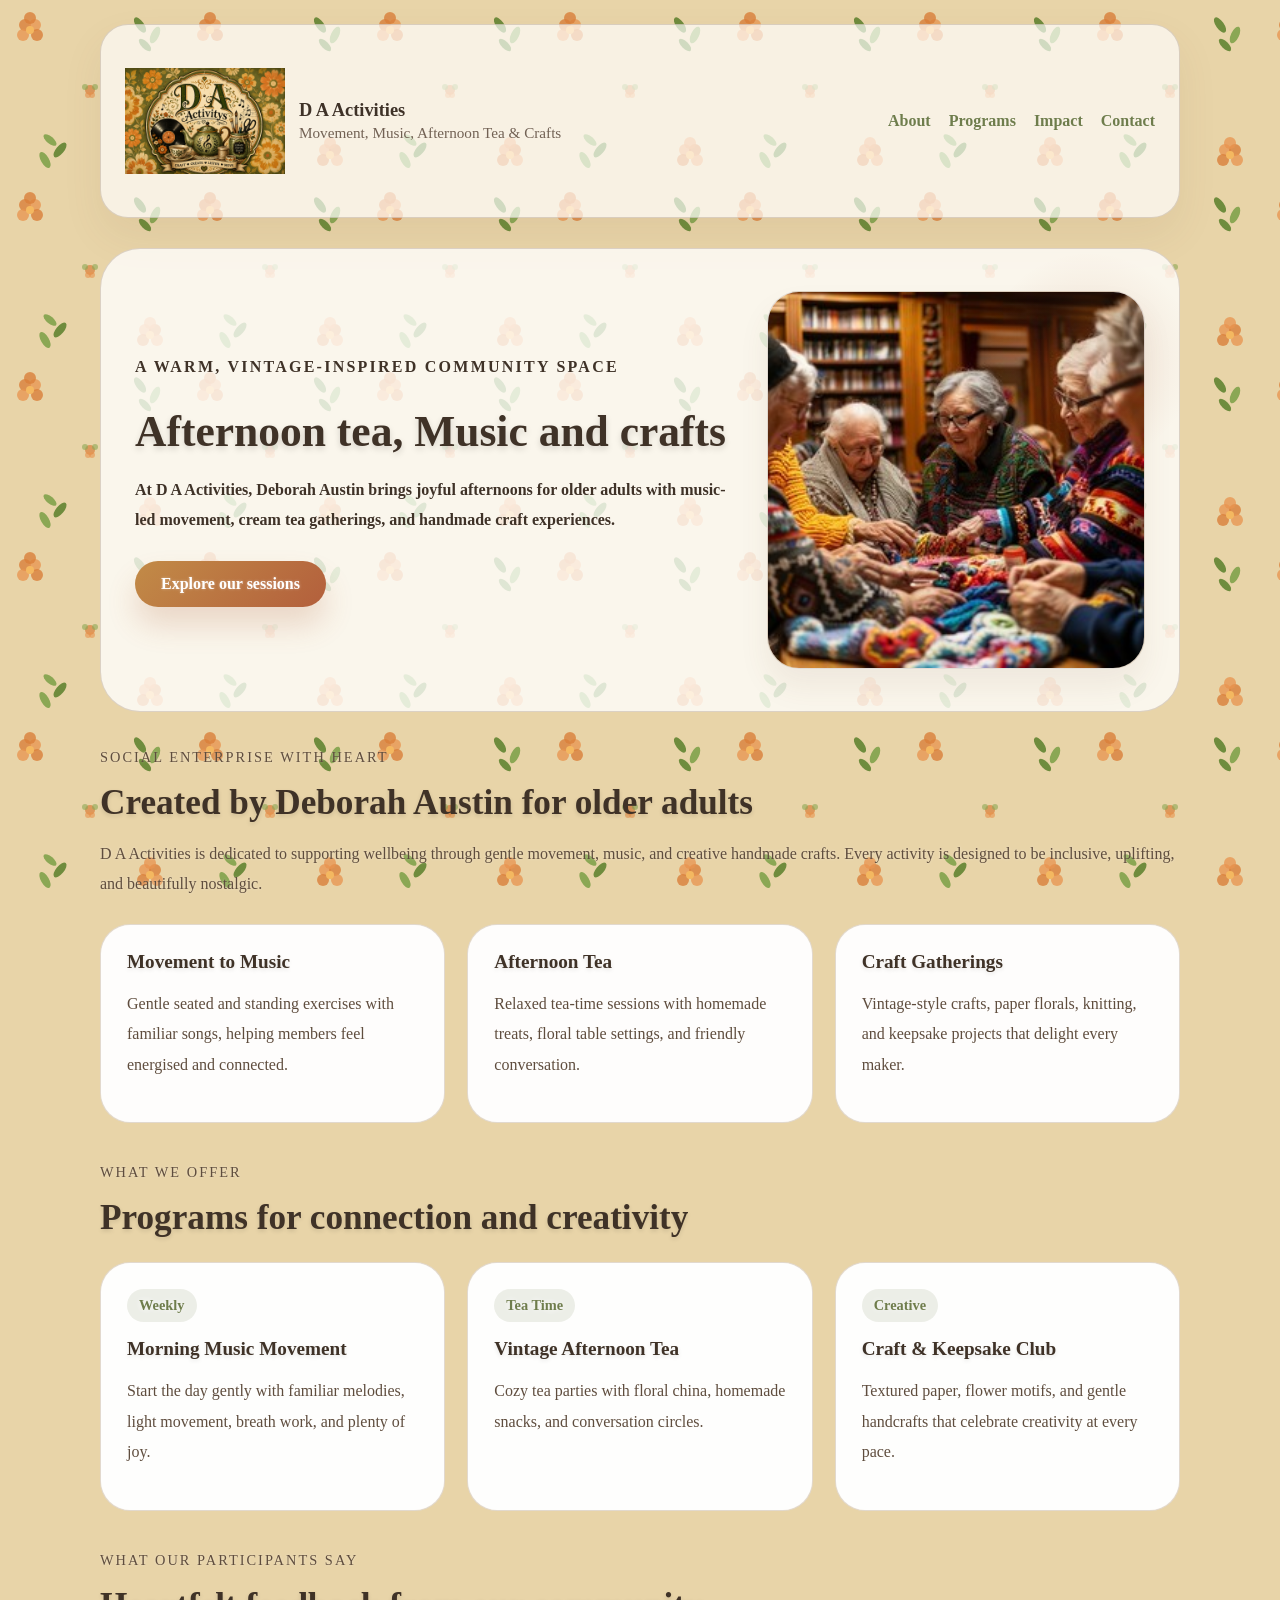
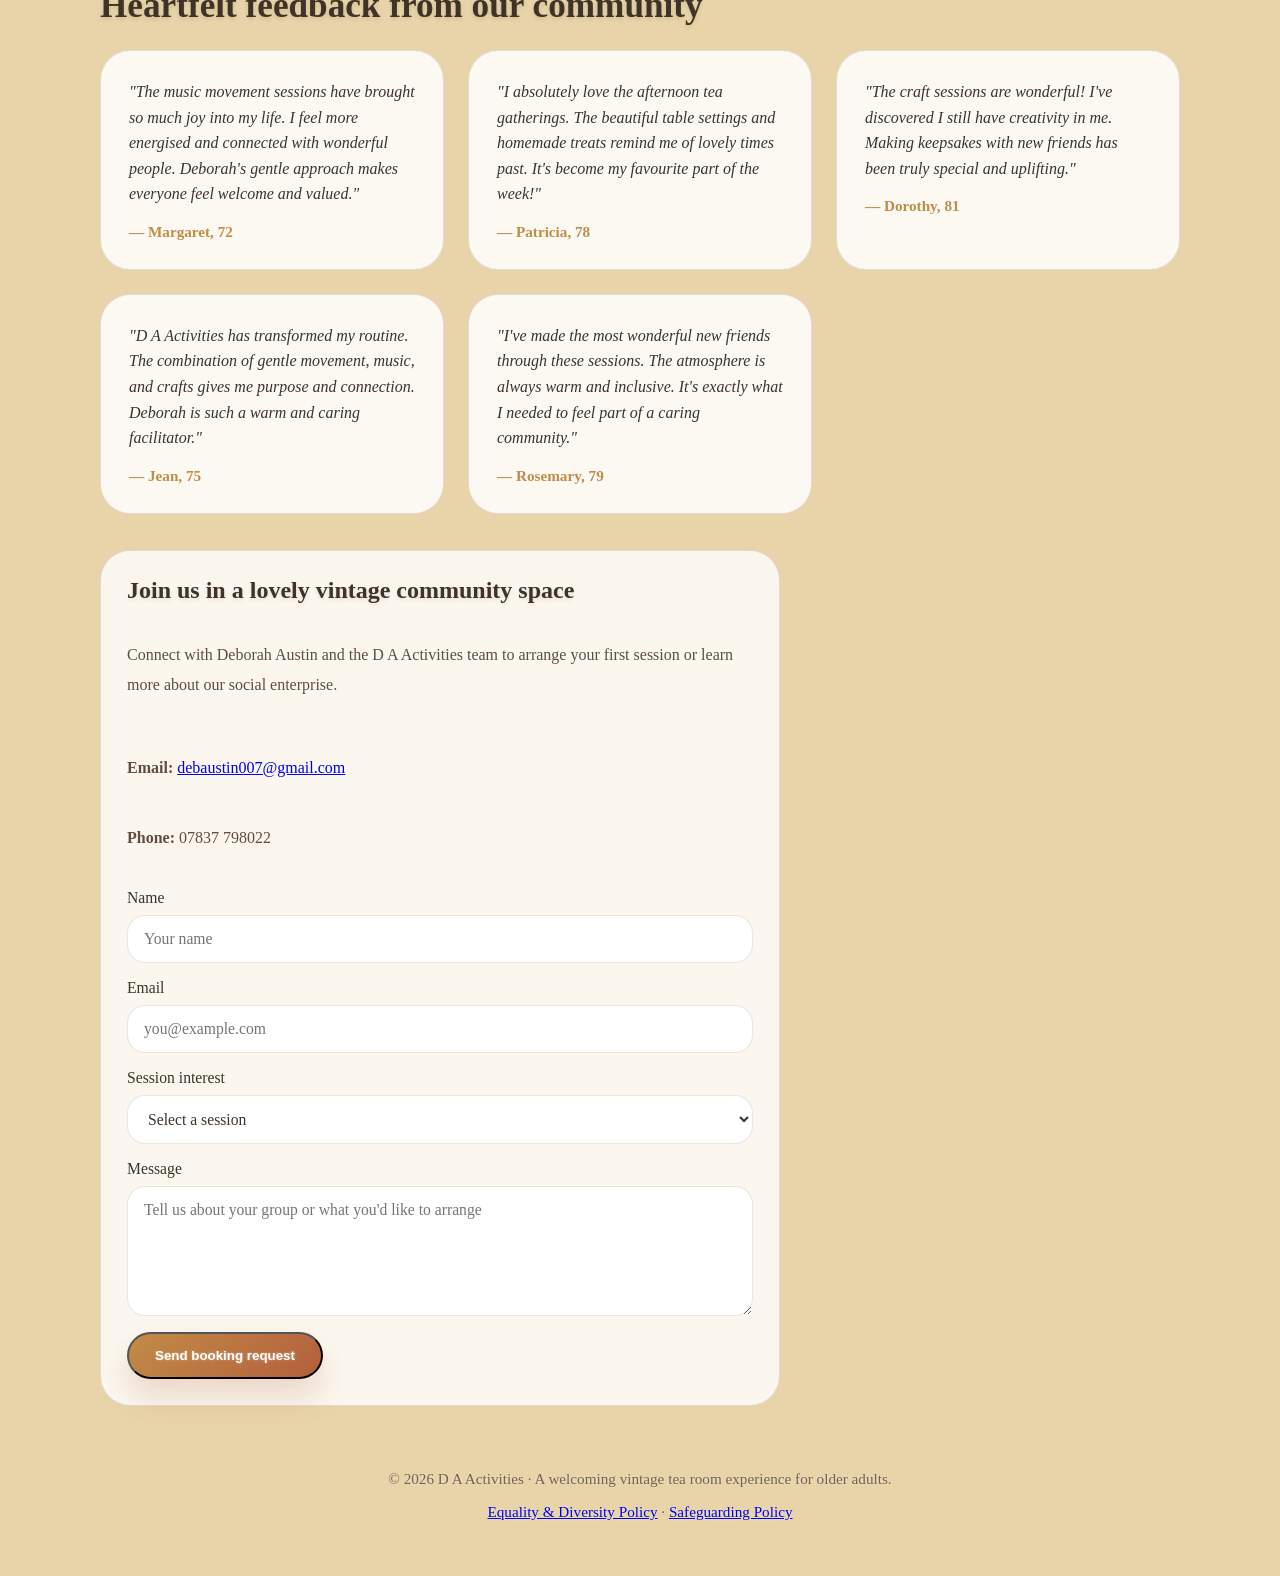
<file: index.html>
<!DOCTYPE html>
<html lang="en">
<head>
  <meta charset="UTF-8" />
  <meta name="viewport" content="width=device-width, initial-scale=1.0" />
  <title>D A Activities | Vintage Tea Room + Crafts</title>
  <link rel="stylesheet" href="styles.css" />
</head>
<body>
  <div class="page-shell">
    <header class="site-header">
      <div class="brand">
        <img src="logo.png" alt="D A Activities" class="logo-mark" />
        <div>
          <p class="brand-label">D A Activities</p>
          <p class="brand-subtitle">Movement, Music, Afternoon Tea & Crafts</p>
        </div>
      </div>
      <nav>
        <a href="#about">About</a>
        <a href="#programs">Programs</a>
        <a href="impact.html">Impact</a>
        <a href="#contact">Contact</a>
      </nav>
    </header>

    <main>
      <section class="hero">
        <div class="hero-copy">
          <p class="eyebrow">A warm, vintage-inspired community space</p>
          <h1>Afternoon tea, Music and crafts</h1>
          <p>At D A Activities, Deborah Austin brings joyful afternoons for older adults with music-led movement, cream tea gatherings, and handmade craft experiences.</p>
          <a class="button" href="#programs">Explore our sessions</a>
        </div>
        <div class="hero-card">
          <img src="hero-image.jpg" alt="Elderly people enjoying crafts together" class="hero-image" />
        </div>
      </section>

      <section id="about" class="section about-section">
        <div class="section-intro">
          <p class="eyebrow">Social enterprise with heart</p>
          <h2>Created by Deborah Austin for older adults</h2>
          <p>D A Activities is dedicated to supporting wellbeing through gentle movement, music, and creative handmade crafts. Every activity is designed to be inclusive, uplifting, and beautifully nostalgic.</p>
        </div>
        <div class="about-grid">
          <div class="about-card" style="background-image: url('https://images.unsplash.com/photo-1506126613408-eca07ce68773?w=500&q=80');">
            <h3>Movement to Music</h3>
            <p>Gentle seated and standing exercises with familiar songs, helping members feel energised and connected.</p>
          </div>
          <div class="about-card" style="background-image: url('https://images.unsplash.com/photo-1581092918056-0c4c3acd3789?w=500&q=80');">
            <h3>Afternoon Tea</h3>
            <p>Relaxed tea-time sessions with homemade treats, floral table settings, and friendly conversation.</p>
          </div>
          <div class="about-card" style="background-image: url('https://images.unsplash.com/photo-1556760544-74068565f05c?w=500&q=80');">
            <h3>Craft Gatherings</h3>
            <p>Vintage-style crafts, paper florals, knitting, and keepsake projects that delight every maker.</p>
          </div>
        </div>
      </section>

      <section id="programs" class="section programs-section">
        <div class="section-head">
          <p class="eyebrow">What we offer</p>
          <h2>Programs for connection and creativity</h2>
        </div>
        <div class="program-cards">
          <article class="program-card" style="background-image: url('https://images.unsplash.com/photo-1506126613408-eca07ce68773?w=500&q=80');">
            <span class="program-badge">Weekly</span>
            <h3>Morning Music Movement</h3>
            <p>Start the day gently with familiar melodies, light movement, breath work, and plenty of joy.</p>
          </article>
          <article class="program-card" style="background-image: url('https://images.unsplash.com/photo-1581092918056-0c4c3acd3789?w=500&q=80');">
            <span class="program-badge">Tea Time</span>
            <h3>Vintage Afternoon Tea</h3>
            <p>Cozy tea parties with floral china, homemade snacks, and conversation circles.</p>
          </article>
          <article class="program-card" style="background-image: url('https://images.unsplash.com/photo-1556760544-74068565f05c?w=500&q=80');">
            <span class="program-badge">Creative</span>
            <h3>Craft & Keepsake Club</h3>
            <p>Textured paper, flower motifs, and gentle handcrafts that celebrate creativity at every pace.</p>
          </article>
        </div>
      </section>

      <section class="section testimonials-section">
        <div class="section-head">
          <p class="eyebrow">What our participants say</p>
          <h2>Heartfelt feedback from our community</h2>
        </div>
        <div class="testimonials-grid">
          <div class="testimonial-card">
            <p class="testimonial-text">"The music movement sessions have brought so much joy into my life. I feel more energised and connected with wonderful people. Deborah's gentle approach makes everyone feel welcome and valued."</p>
            <p class="testimonial-author">— Margaret, 72</p>
          </div>
          <div class="testimonial-card">
            <p class="testimonial-text">"I absolutely love the afternoon tea gatherings. The beautiful table settings and homemade treats remind me of lovely times past. It's become my favourite part of the week!"</p>
            <p class="testimonial-author">— Patricia, 78</p>
          </div>
          <div class="testimonial-card">
            <p class="testimonial-text">"The craft sessions are wonderful! I've discovered I still have creativity in me. Making keepsakes with new friends has been truly special and uplifting."</p>
            <p class="testimonial-author">— Dorothy, 81</p>
          </div>
          <div class="testimonial-card">
            <p class="testimonial-text">"D A Activities has transformed my routine. The combination of gentle movement, music, and crafts gives me purpose and connection. Deborah is such a warm and caring facilitator."</p>
            <p class="testimonial-author">— Jean, 75</p>
          </div>
          <div class="testimonial-card">
            <p class="testimonial-text">"I've made the most wonderful new friends through these sessions. The atmosphere is always warm and inclusive. It's exactly what I needed to feel part of a caring community."</p>
            <p class="testimonial-author">— Rosemary, 79</p>
          </div>
        </div>
      </section>

      <section id="contact" class="section contact-section">
        <div class="contact-card">
          <h2>Join us in a lovely vintage community space</h2>
          <p>Connect with Deborah Austin and the D A Activities team to arrange your first session or learn more about our social enterprise.</p>
          <div class="contact-details">
            <p><strong>Email:</strong> <a href="mailto:debaustin007@gmail.com">debaustin007@gmail.com</a></p>
            <p><strong>Phone:</strong> 07837 798022</p>
          </div>
          <form class="contact-form" action="mailto:debaustin007@gmail.com" method="POST" enctype="text/plain" target="_blank">
            <label>
              <span>Name</span>
              <input type="text" name="Name" placeholder="Your name" required />
            </label>
            <label>
              <span>Email</span>
              <input type="email" name="Email" placeholder="you@example.com" required />
            </label>
            <label>
              <span>Session interest</span>
              <select name="Session" required>
                <option value="" disabled selected>Select a session</option>
                <option>Morning Music Movement</option>
                <option>Vintage Afternoon Tea</option>
                <option>Craft & Keepsake Club</option>
              </select>
            </label>
            <label>
              <span>Message</span>
              <textarea name="Message" placeholder="Tell us about your group or what you'd like to arrange"></textarea>
            </label>
            <button class="button form-button" type="submit">Send booking request</button>
          </form>
        </div>
      </section>
    </main>

    <footer class="site-footer">
      <p>© 2026 D A Activities · A welcoming vintage tea room experience for older adults.</p>
      <p>
        <a href="EQUALITY_AND_DIVERSITY_POLICY.md" target="_blank">Equality & Diversity Policy</a>
        ·
        <a href="SAFEGUARDING_POLICY.md" target="_blank">Safeguarding Policy</a>
      </p>
    </footer>
  </div>
</body>
</html>
</file>
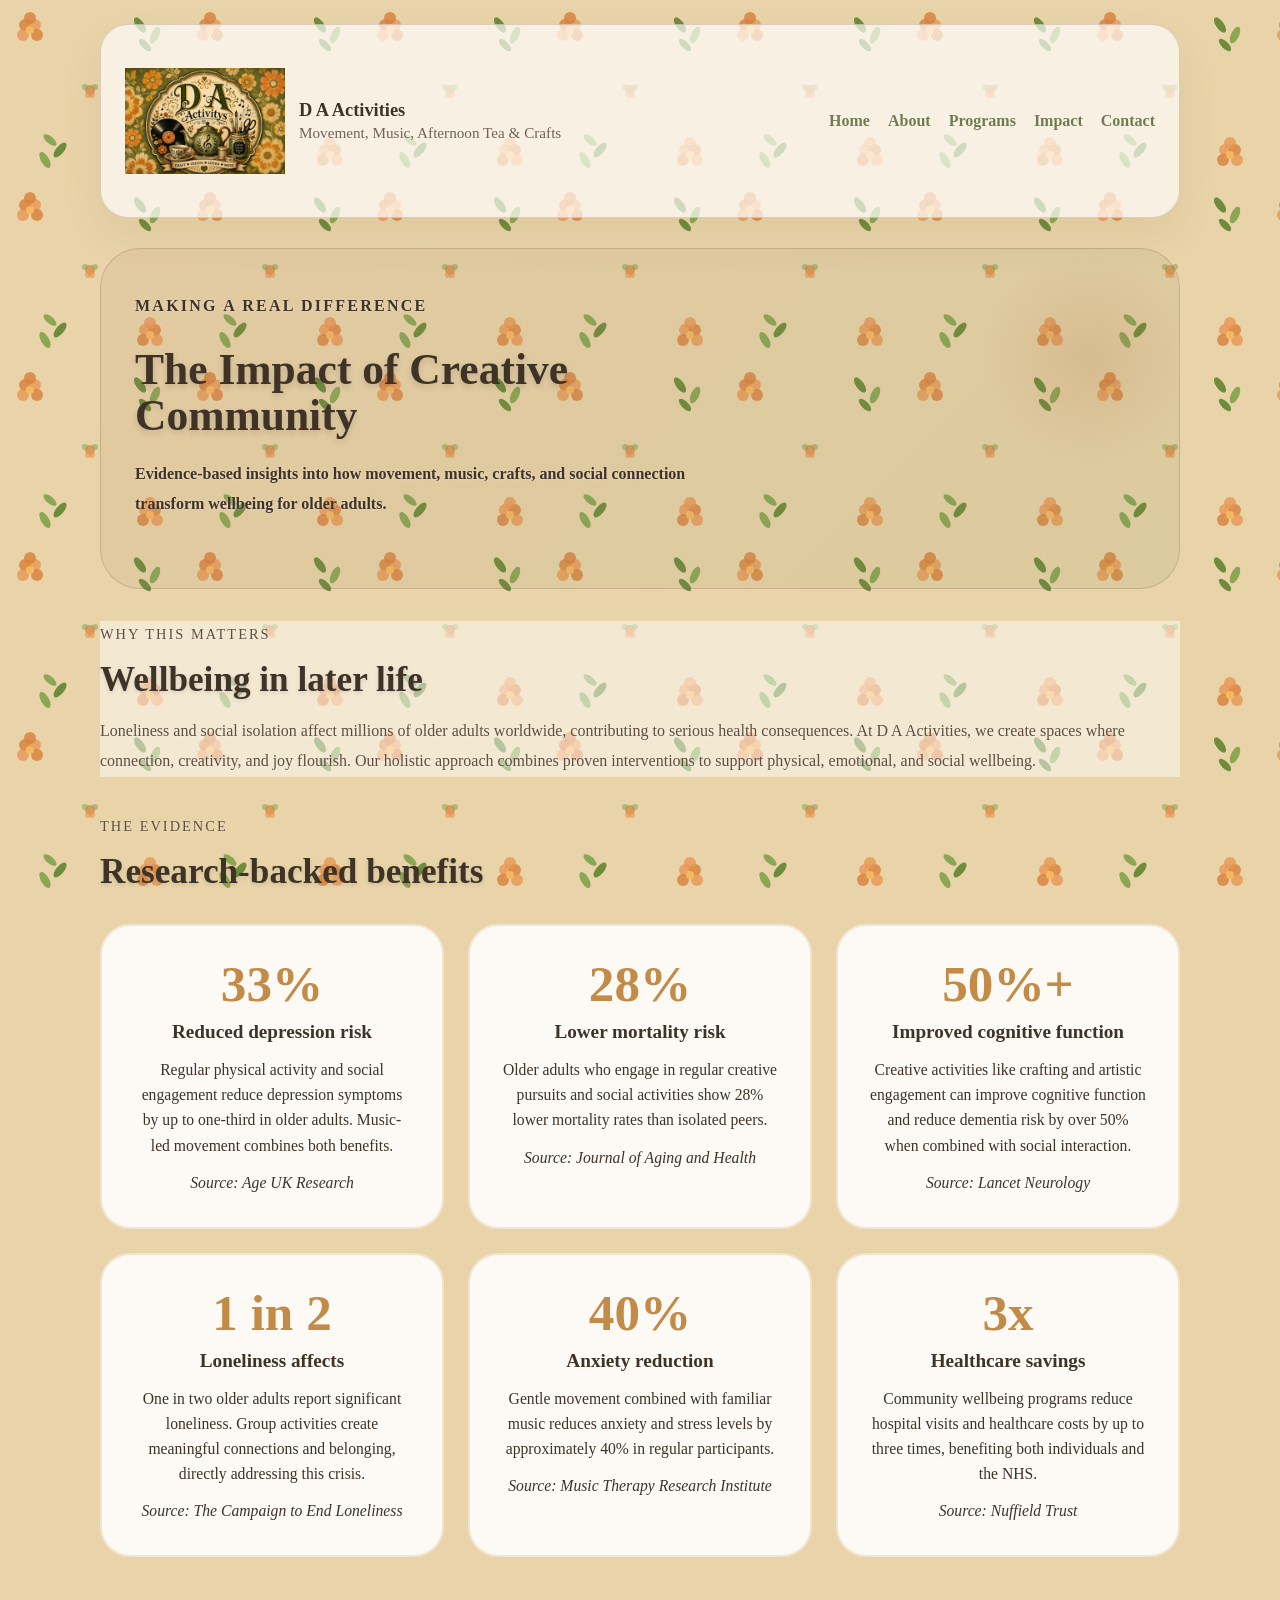
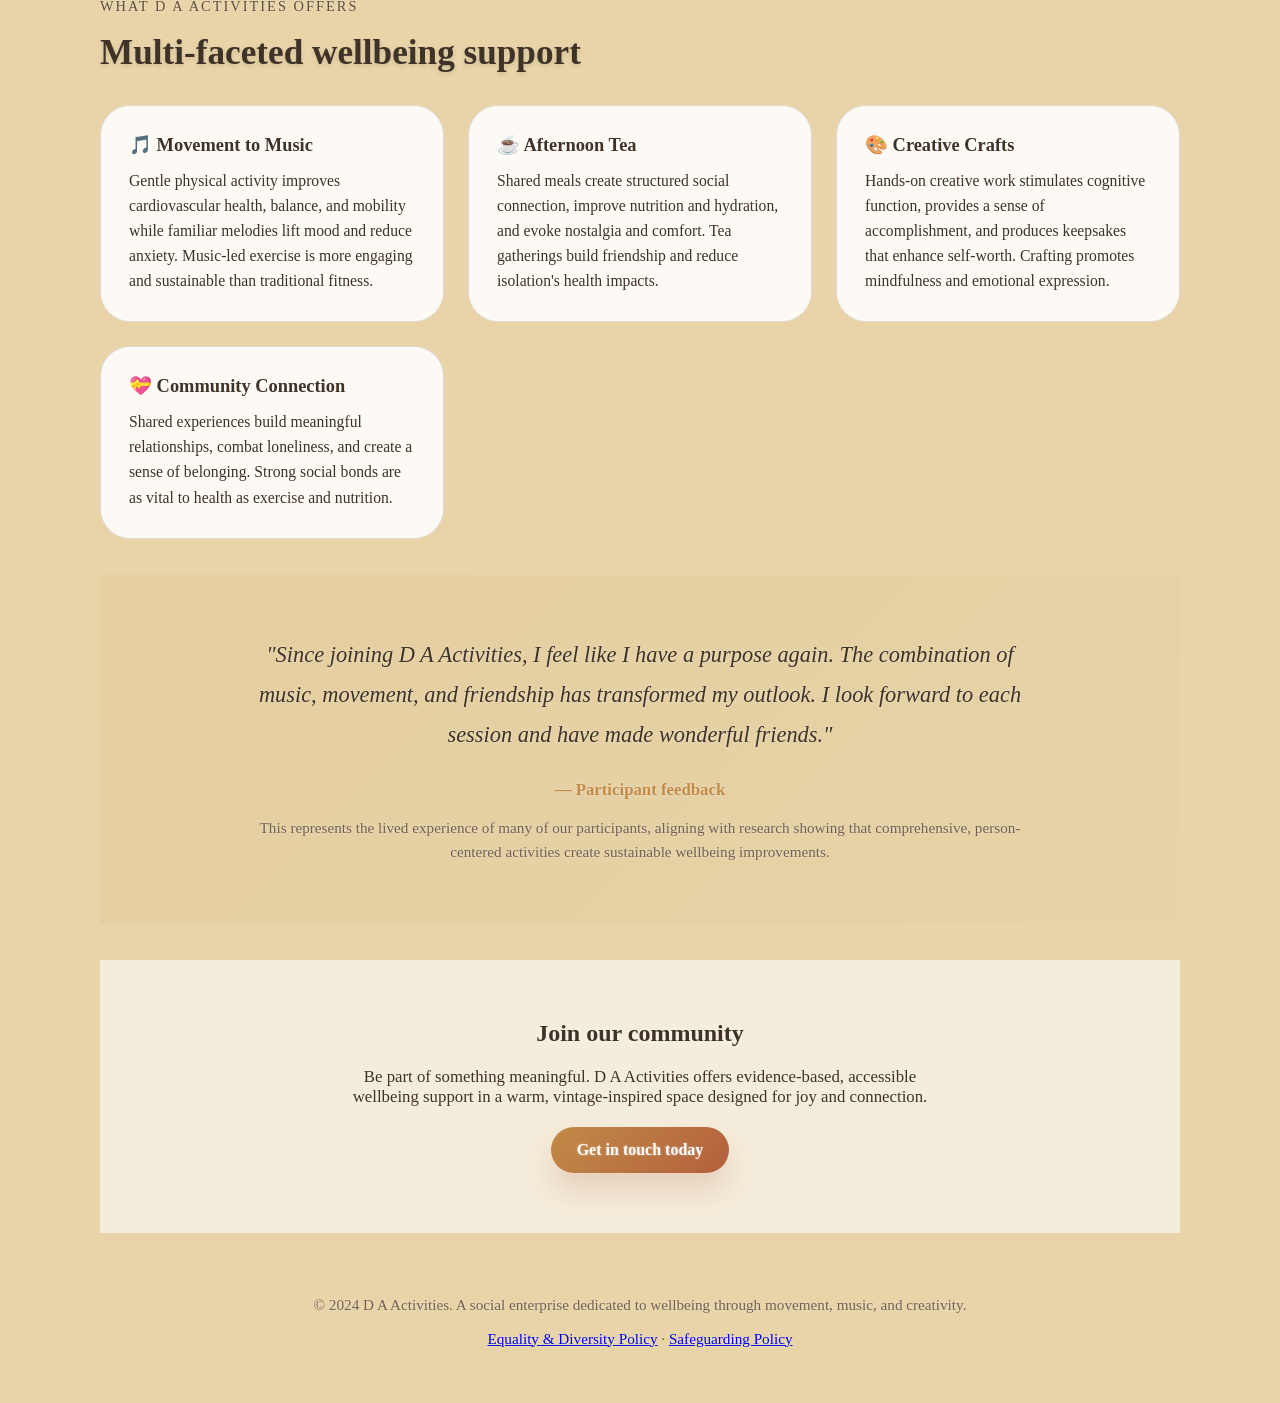
<file: impact.html>
<!DOCTYPE html>
<html lang="en">
<head>
  <meta charset="UTF-8" />
  <meta name="viewport" content="width=device-width, initial-scale=1.0" />
  <title>Impact | D A Activities</title>
  <link rel="stylesheet" href="styles.css" />
</head>
<body>
  <div class="page-shell">
    <header class="site-header">
      <div class="brand">
        <img src="logo.png" alt="D A Activities" class="logo-mark" />
        <div>
          <p class="brand-label">D A Activities</p>
          <p class="brand-subtitle">Movement, Music, Afternoon Tea & Crafts</p>
        </div>
      </div>
      <nav>
        <a href="index.html">Home</a>
        <a href="index.html#about">About</a>
        <a href="index.html#programs">Programs</a>
        <a href="impact.html">Impact</a>
        <a href="index.html#contact">Contact</a>
      </nav>
    </header>

    <main>
      <section class="hero hero-impact">
        <div class="hero-copy">
          <p class="eyebrow">Making a real difference</p>
          <h1>The Impact of Creative Community</h1>
          <p>Evidence-based insights into how movement, music, crafts, and social connection transform wellbeing for older adults.</p>
        </div>
      </section>

      <section class="section impact-intro">
        <div class="section-intro">
          <p class="eyebrow">Why this matters</p>
          <h2>Wellbeing in later life</h2>
          <p>Loneliness and social isolation affect millions of older adults worldwide, contributing to serious health consequences. At D A Activities, we create spaces where connection, creativity, and joy flourish. Our holistic approach combines proven interventions to support physical, emotional, and social wellbeing.</p>
        </div>
      </section>

      <section class="section impact-stats">
        <div class="section-head">
          <p class="eyebrow">The evidence</p>
          <h2>Research-backed benefits</h2>
        </div>
        <div class="stats-grid">
          <div class="stat-card">
            <div class="stat-number">33%</div>
            <h3>Reduced depression risk</h3>
            <p>Regular physical activity and social engagement reduce depression symptoms by up to one-third in older adults. Music-led movement combines both benefits.</p>
            <p class="stat-source">Source: Age UK Research</p>
          </div>
          <div class="stat-card">
            <div class="stat-number">28%</div>
            <h3>Lower mortality risk</h3>
            <p>Older adults who engage in regular creative pursuits and social activities show 28% lower mortality rates than isolated peers.</p>
            <p class="stat-source">Source: Journal of Aging and Health</p>
          </div>
          <div class="stat-card">
            <div class="stat-number">50%+</div>
            <h3>Improved cognitive function</h3>
            <p>Creative activities like crafting and artistic engagement can improve cognitive function and reduce dementia risk by over 50% when combined with social interaction.</p>
            <p class="stat-source">Source: Lancet Neurology</p>
          </div>
          <div class="stat-card">
            <div class="stat-number">1 in 2</div>
            <h3>Loneliness affects</h3>
            <p>One in two older adults report significant loneliness. Group activities create meaningful connections and belonging, directly addressing this crisis.</p>
            <p class="stat-source">Source: The Campaign to End Loneliness</p>
          </div>
          <div class="stat-card">
            <div class="stat-number">40%</div>
            <h3>Anxiety reduction</h3>
            <p>Gentle movement combined with familiar music reduces anxiety and stress levels by approximately 40% in regular participants.</p>
            <p class="stat-source">Source: Music Therapy Research Institute</p>
          </div>
          <div class="stat-card">
            <div class="stat-number">3x</div>
            <h3>Healthcare savings</h3>
            <p>Community wellbeing programs reduce hospital visits and healthcare costs by up to three times, benefiting both individuals and the NHS.</p>
            <p class="stat-source">Source: Nuffield Trust</p>
          </div>
        </div>
      </section>

      <section class="section impact-benefits">
        <div class="section-head">
          <p class="eyebrow">What D A Activities offers</p>
          <h2>Multi-faceted wellbeing support</h2>
        </div>
        <div class="benefits-grid">
          <div class="benefit-card">
            <h3>🎵 Movement to Music</h3>
            <p>Gentle physical activity improves cardiovascular health, balance, and mobility while familiar melodies lift mood and reduce anxiety. Music-led exercise is more engaging and sustainable than traditional fitness.</p>
          </div>
          <div class="benefit-card">
            <h3>☕ Afternoon Tea</h3>
            <p>Shared meals create structured social connection, improve nutrition and hydration, and evoke nostalgia and comfort. Tea gatherings build friendship and reduce isolation's health impacts.</p>
          </div>
          <div class="benefit-card">
            <h3>🎨 Creative Crafts</h3>
            <p>Hands-on creative work stimulates cognitive function, provides a sense of accomplishment, and produces keepsakes that enhance self-worth. Crafting promotes mindfulness and emotional expression.</p>
          </div>
          <div class="benefit-card">
            <h3>💝 Community Connection</h3>
            <p>Shared experiences build meaningful relationships, combat loneliness, and create a sense of belonging. Strong social bonds are as vital to health as exercise and nutrition.</p>
          </div>
        </div>
      </section>

      <section class="section impact-testimonial">
        <div class="testimonial-featured">
          <p class="testimonial-quote">"Since joining D A Activities, I feel like I have a purpose again. The combination of music, movement, and friendship has transformed my outlook. I look forward to each session and have made wonderful friends."</p>
          <p class="testimonial-attribution">— Participant feedback</p>
          <p class="testimonial-note">This represents the lived experience of many of our participants, aligning with research showing that comprehensive, person-centered activities create sustainable wellbeing improvements.</p>
        </div>
      </section>

      <section class="section impact-call-to-action">
        <div class="cta-content">
          <h2>Join our community</h2>
          <p>Be part of something meaningful. D A Activities offers evidence-based, accessible wellbeing support in a warm, vintage-inspired space designed for joy and connection.</p>
          <a class="button" href="index.html#contact">Get in touch today</a>
        </div>
      </section>
    </main>

    <footer class="site-footer">
      <p>&copy; 2024 D A Activities. A social enterprise dedicated to wellbeing through movement, music, and creativity.</p>
        <p>
          <a href="EQUALITY_AND_DIVERSITY_POLICY.md" target="_blank">Equality & Diversity Policy</a>
          ·
          <a href="SAFEGUARDING_POLICY.md" target="_blank">Safeguarding Policy</a>
        </p>
      </footer>
  </div>
</body>
</html>
</file>
<file: styles.css>
:root {
  color-scheme: light;
  --cream: #f4e8d2;
  --mustard: #c28b47;
  --terracotta: #b35f3c;
  --olive: #6f7d4c;
  --sage: #d1c7a1;
  --rose: #b4747a;
  --text: #3f3227;
  --muted: #726153;
}

* {
  box-sizing: border-box;
}

body {
  margin: 0;
  font-family: "Georgia", "Times New Roman", serif;
  background-color: #e8d4a8;
  background-image: url("data:image/svg+xml;utf8,%3Csvg xmlns='http://www.w3.org/2000/svg' width='180' height='180'%3E%3Cdefs%3E%3Cpattern id='florals' x='0' y='0' width='180' height='180' patternUnits='userSpaceOnUse'%3E%3C!-- Orange flower top-left --%3E%3Cg%3E%3Ccircle cx='30' cy='30' r='0.8' fill='%23f4b860'/%3E%3Ccircle cx='25' cy='25' r='6' fill='%23d97f3a' opacity='0.8'/%3E%3Ccircle cx='35' cy='25' r='6' fill='%23e8934d' opacity='0.75'/%3E%3Ccircle cx='30' cy='18' r='6' fill='%23d97f3a' opacity='0.8'/%3E%3Ccircle cx='23' cy='35' r='6' fill='%23e8934d' opacity='0.75'/%3E%3Ccircle cx='37' cy='35' r='6' fill='%23d97f3a' opacity='0.8'/%3E%3Ccircle cx='30' cy='30' r='4' fill='%23f4b860'/%3E%3C/g%3E%3C!-- Green leaf top-right --%3E%3Cg%3E%3Cellipse cx='140' cy='25' rx='4' ry='9' fill='%236f8c3d' transform='rotate(-35 140 25)'/%3E%3Cellipse cx='155' cy='35' rx='4' ry='9' fill='%238ba754' transform='rotate(25 155 35)'/%3E%3Cellipse cx='145' cy='45' rx='3.5' ry='8' fill='%236f8c3d' transform='rotate(-45 145 45)'/%3E%3C/g%3E%3C!-- Orange flower bottom-right --%3E%3Cg%3E%3Ccircle cx='150' cy='155' r='0.8' fill='%23f4b860'/%3E%3Ccircle cx='145' cy='150' r='6' fill='%23e8934d' opacity='0.75'/%3E%3Ccircle cx='155' cy='150' r='6' fill='%23d97f3a' opacity='0.8'/%3E%3Ccircle cx='150' cy='143' r='6' fill='%23e8934d' opacity='0.75'/%3E%3Ccircle cx='143' cy='160' r='6' fill='%23d97f3a' opacity='0.8'/%3E%3Ccircle cx='157' cy='160' r='6' fill='%23e8934d' opacity='0.75'/%3E%3Ccircle cx='150' cy='155' r='4' fill='%23f4b860'/%3E%3C/g%3E%3C!-- Green leaves bottom-left --%3E%3Cg%3E%3Cellipse cx='45' cy='160' rx='4' ry='9' fill='%238ba754' transform='rotate(-30 45 160)'/%3E%3Cellipse cx='60' cy='150' rx='4' ry='9' fill='%236f8c3d' transform='rotate(40 60 150)'/%3E%3Cellipse cx='50' cy='140' rx='3.5' ry='8' fill='%238ba754' transform='rotate(-50 50 140)'/%3E%3C/g%3E%3C!-- Small center flourish --%3E%3Cg%3E%3Ccircle cx='90' cy='90' r='5' fill='%23d97f3a' opacity='0.7'/%3E%3Ccircle cx='85' cy='87' r='3' fill='%238ba754' opacity='0.6'/%3E%3Ccircle cx='95' cy='87' r='3' fill='%238ba754' opacity='0.6'/%3E%3Ccircle cx='88' cy='95' r='3' fill='%23e8934d' opacity='0.6'/%3E%3Ccircle cx='92' cy='95' r='3' fill='%23e8934d' opacity='0.6'/%3E%3C/g%3E%3C/pattern%3E%3C/defs%3E%3Crect width='100%25' height='100%25' fill='%23e8d4a8'/%3E%3Crect width='100%25' height='100%25' fill='url(%23florals)'/%3E%3C/svg%3E");
  background-attachment: fixed;
  background-size: auto;
  color: var(--text);
}

.page-shell {
  max-width: 1120px;
  margin: 0 auto;
  padding: 24px 20px 40px;
}

/* Global text glow */
h1, h2, h3, h4, h5, h6 {
  text-shadow: 0 0 6px rgba(255, 255, 255, 0.6), 0 0 12px rgba(255, 255, 255, 0.3);
}

p, a, span, label, button, .button {
  text-shadow: 0 0 3px rgba(255, 255, 255, 0.4);
}

.eyebrow, .brand-label, .brand-subtitle, .program-badge {
  text-shadow: 0 0 3px rgba(255, 255, 255, 0.4);
}

.site-header {
  display: flex;
  flex-wrap: wrap;
  justify-content: space-between;
  align-items: center;
  gap: 16px;
  margin-bottom: 30px;
  padding: 16px 24px;
  background: rgba(255, 255, 255, 0.68);
  border: 1px solid rgba(112, 80, 55, 0.22);
  border-radius: 28px;
  box-shadow: 0 18px 40px rgba(118, 80, 51, 0.08);
}

.brand {
  display: flex;
  align-items: center;
  gap: 14px;
  min-width: 0;
}

.brand > div {
  min-width: 0;
}

.logo-mark {
  width: 160px;
  height: 160px;
  display: block;
  object-fit: contain;
  flex-shrink: 0;
}

.brand-label {
  margin: 0;
  font-size: 1.15rem;
  font-weight: 700;
}

.brand-subtitle {
  margin: 3px 0 0;
  font-size: 0.95rem;
  color: var(--muted);
}

nav {
  display: flex;
  gap: 18px;
  flex-wrap: wrap;
}

nav a {
  text-decoration: none;
  color: var(--olive);
  font-weight: 600;
}

.hero {
  display: grid;
  grid-template-columns: 1.6fr 1fr;
  gap: 28px;
  align-items: center;
  padding: 42px 34px;
  margin-bottom: 32px;
  background: rgba(255, 255, 255, 0.78);
  border: 1px solid rgba(112, 80, 55, 0.22);
  border-radius: 40px;
  position: relative;
  overflow: hidden;
}

.hero::before {
  content: "";
  position: absolute;
  top: -20px;
  right: -40px;
  width: 260px;
  height: 260px;
  background: radial-gradient(circle at center, rgba(180, 96, 60, 0.15), transparent 58%);
  border-radius: 50%;
}

.hero-copy {
  position: relative;
  z-index: 1;
}

.eyebrow {
  margin: 0 0 12px;
  font-size: 0.9rem;
  letter-spacing: 0.14em;
  text-transform: uppercase;
  color: var(--terracotta);
}

.hero h1,
.section-head h2,
.about-card h3,
.program-card h3,
.contact-card h2 {
  color: var(--text);
  margin: 0;
  font-weight: 800;
  text-shadow: 0 2px 4px rgba(0, 0, 0, 0.1);
}

.hero h1 {
  font-size: clamp(2.4rem, 3.4vw, 4rem);
  line-height: 1.05;
  margin-bottom: 20px;
  font-weight: 900;
  text-shadow: 0 3px 6px rgba(0, 0, 0, 0.15);
}

.hero p {
  max-width: 660px;
  line-height: 1.9;
  color: #3f3227;
  margin-bottom: 26px;
  font-size: 1rem;
  font-weight: 600;
}

.button {
  display: inline-flex;
  align-items: center;
  justify-content: center;
  padding: 14px 26px;
  border-radius: 999px;
  background: linear-gradient(135deg, var(--mustard), var(--terracotta));
  color: white;
  text-decoration: none;
  font-weight: 700;
  box-shadow: 0 18px 30px rgba(175, 91, 51, 0.2);
}

.hero-card {
  background: linear-gradient(180deg, rgba(255,255,255,0.9), rgba(245,235,220,0.9));
  border: 1px solid rgba(112, 80, 55, 0.2);
  border-radius: 32px;
  padding: 0;
  overflow: hidden;
  box-shadow: 0 18px 30px rgba(112, 80, 55, 0.08);
}

.hero-image {
  width: 100%;
  height: auto;
  display: block;
}

.section {
  margin-bottom: 36px;
}

.section-intro,
.section-head {
  margin-bottom: 24px;
}

.section-intro h2,
.section-head h2 {
  font-size: 2.2rem;
  margin: 10px 0 16px;
  font-weight: 800;
  text-shadow: 0 2px 4px rgba(0, 0, 0, 0.12);
}

.section-intro p,
.section-head p,
.about-card p,
.program-card p,
.contact-card p {
  color: #5f4d3e;
  line-height: 1.9;
  font-weight: 500;
}

.about-grid {
  display: grid;
  grid-template-columns: repeat(3, minmax(0, 1fr));
  gap: 22px;
}

.about-card,
.program-card,
.contact-card {
  padding: 26px;
  border-radius: 30px;
  background: rgba(255, 255, 255, 0.82);
  border: 1px solid rgba(112, 80, 55, 0.18);
}

.about-card {
  background-size: cover;
  background-position: center;
  background-attachment: fixed;
  position: relative;
  transition: all 0.3s ease;
  cursor: pointer;
}

.about-card::before {
  content: "";
  position: absolute;
  top: 0;
  left: 0;
  right: 0;
  bottom: 0;
  background: rgba(255, 255, 255, 0.82);
  border-radius: 30px;
  z-index: 1;
  transition: background 0.3s ease;
}

.about-card:hover::before {
  background: rgba(255, 255, 255, 0.35);
}

.about-card > * {
  position: relative;
  z-index: 2;
  transition: color 0.3s ease;
  text-shadow: 0 0 6px rgba(255, 255, 255, 0.8), 0 0 12px rgba(255, 255, 255, 0.5);
}

.about-card:hover h3,
.about-card:hover p {
  color: var(--text);
}

.about-card h3,
.program-card h3 {
  margin-bottom: 14px;
  font-size: 1.2rem;
}

.program-cards {
  display: grid;
  grid-template-columns: repeat(3, minmax(0, 1fr));
  gap: 22px;
}

.program-card {
  min-height: 220px;
  background-size: cover;
  background-position: center;
  background-attachment: fixed;
  position: relative;
  transition: all 0.3s ease;
  cursor: pointer;
}

.program-card::before {
  content: "";
  position: absolute;
  top: 0;
  left: 0;
  right: 0;
  bottom: 0;
  background: rgba(255, 255, 255, 0.88);
  border-radius: 30px;
  z-index: 1;
  transition: background 0.3s ease;
}

.program-card:hover::before {
  background: rgba(255, 255, 255, 0.35);
}

.program-card > * {
  position: relative;
  z-index: 2;
  transition: color 0.3s ease;
  text-shadow: 0 0 6px rgba(255, 255, 255, 0.8), 0 0 12px rgba(255, 255, 255, 0.5);
}

.program-card:hover h3,
.program-card:hover p {
  color: var(--text);
}

.program-badge {
  display: inline-flex;
  padding: 8px 12px;
  border-radius: 999px;
  background: rgba(111, 125, 76, 0.12);
  color: var(--olive);
  font-size: 0.9rem;
  font-weight: 700;
  margin-bottom: 16px;
}

.testimonials-grid {
  display: grid;
  grid-template-columns: repeat(auto-fit, minmax(280px, 1fr));
  gap: 24px;
}

.testimonial-card {
  padding: 28px;
  border-radius: 30px;
  background: rgba(255, 255, 255, 0.85);
  border: 1px solid rgba(112, 80, 55, 0.18);
  transition: all 0.3s ease;
}

.testimonial-card:hover {
  background: rgba(255, 255, 255, 0.95);
  box-shadow: 0 12px 30px rgba(118, 80, 51, 0.12);
  transform: translateY(-4px);
}

.testimonial-text {
  font-style: italic;
  color: var(--text);
  margin: 0 0 16px;
  line-height: 1.6;
  font-size: 1rem;
}

.testimonial-author {
  margin: 0;
  font-weight: 600;
  color: var(--mustard);
  font-size: 0.95rem;
}

.contact-card {
  max-width: 680px;
  display: grid;
  gap: 20px;
}

.contact-details {
  display: grid;
  gap: 8px;
}

.contact-form {
  display: grid;
  gap: 16px;
}

.contact-form label {
  display: grid;
  gap: 8px;
  font-size: 0.98rem;
  color: var(--text);
}

.contact-form input,
.contact-form select,
.contact-form textarea {
  width: 100%;
  padding: 14px 16px;
  border-radius: 18px;
  border: 1px solid rgba(112, 80, 55, 0.15);
  background: rgba(255, 255, 255, 0.96);
  font: inherit;
  color: var(--text);
}

.contact-form textarea {
  min-height: 130px;
  resize: vertical;
}

.form-button {
  width: fit-content;
}

.site-footer {
  margin-top: 20px;
  padding-top: 12px;
  text-align: center;
  color: var(--muted);
  font-size: 0.95rem;
}

/* Impact Page Styles */

.hero-impact {
  background: linear-gradient(135deg, rgba(178, 117, 105, 0.1) 0%, rgba(111, 125, 76, 0.1) 100%);
}

.impact-intro {
  background: rgba(255, 255, 255, 0.5);
}

.stats-grid {
  display: grid;
  grid-template-columns: repeat(auto-fit, minmax(300px, 1fr));
  gap: 24px;
  margin-top: 32px;
}

.stat-card {
  padding: 32px;
  border-radius: 30px;
  background: rgba(255, 255, 255, 0.88);
  border: 2px solid rgba(194, 139, 71, 0.2);
  text-align: center;
  transition: all 0.3s ease;
}

.stat-card:hover {
  background: rgba(255, 255, 255, 0.95);
  border-color: rgba(194, 139, 71, 0.5);
  box-shadow: 0 12px 40px rgba(118, 80, 51, 0.12);
  transform: translateY(-6px);
}

.stat-number {
  font-size: 3.2rem;
  font-weight: 700;
  color: var(--mustard);
  margin-bottom: 12px;
  line-height: 1;
}

.stat-card h3 {
  margin: 0 0 14px;
  font-size: 1.2rem;
  color: var(--text);
  text-shadow: 0 0 4px rgba(255, 255, 255, 0.7);
}

.stat-card p {
  margin: 0 0 12px;
  font-size: 0.98rem;
  color: var(--text);
  line-height: 1.6;
  text-shadow: 0 0 3px rgba(255, 255, 255, 0.6);
}

.stat-source {
  font-size: 0.85rem;
  color: var(--muted);
  font-style: italic;
  margin: 12px 0 0 !important;
}

.benefits-grid {
  display: grid;
  grid-template-columns: repeat(auto-fit, minmax(280px, 1fr));
  gap: 24px;
  margin-top: 32px;
}

.benefit-card {
  padding: 28px;
  border-radius: 30px;
  background: rgba(255, 255, 255, 0.88);
  border: 1px solid rgba(112, 80, 55, 0.18);
  transition: all 0.3s ease;
}

.benefit-card:hover {
  background: rgba(255, 255, 255, 0.96);
  box-shadow: 0 12px 30px rgba(118, 80, 51, 0.12);
  transform: translateY(-4px);
}

.benefit-card h3 {
  margin: 0 0 12px;
  font-size: 1.15rem;
  color: var(--text);
  text-shadow: 0 0 4px rgba(255, 255, 255, 0.7);
}

.benefit-card p {
  margin: 0;
  font-size: 0.98rem;
  color: var(--text);
  line-height: 1.6;
  text-shadow: 0 0 3px rgba(255, 255, 255, 0.6);
}

.impact-testimonial {
  background: linear-gradient(135deg, rgba(194, 139, 71, 0.08) 0%, rgba(212, 199, 161, 0.1) 100%);
  padding: 60px 40px;
}

.testimonial-featured {
  max-width: 800px;
  margin: 0 auto;
  text-align: center;
}

.testimonial-quote {
  font-size: 1.4rem;
  font-style: italic;
  color: var(--text);
  margin: 0 0 24px;
  line-height: 1.8;
  font-weight: 500;
}

.testimonial-attribution {
  font-weight: 600;
  color: var(--mustard);
  font-size: 1.05rem;
  margin: 0 0 16px;
}

.testimonial-note {
  font-size: 0.95rem;
  color: var(--muted);
  line-height: 1.6;
  margin: 0;
}

.impact-call-to-action {
  text-align: center;
  background: rgba(255, 255, 255, 0.6);
  padding: 60px 40px;
}

.cta-content h2 {
  margin-top: 0;
}

.cta-content p {
  max-width: 600px;
  margin: 20px auto;
  font-size: 1.05rem;
}

@media (max-width: 900px) {
  .hero,
  .about-grid,
  .program-cards {
    grid-template-columns: 1fr;
  }

  .page-shell {
    padding: 20px 18px 32px;
  }
}

@media (max-width: 640px) {
  .site-header {
    padding: 18px 18px;
  }
  .hero {
    padding: 24px;
  }
  .hero h1 {
    font-size: 2.25rem;
  }
  nav {
    width: 100%;
    justify-content: flex-start;
  }
}
</file>
